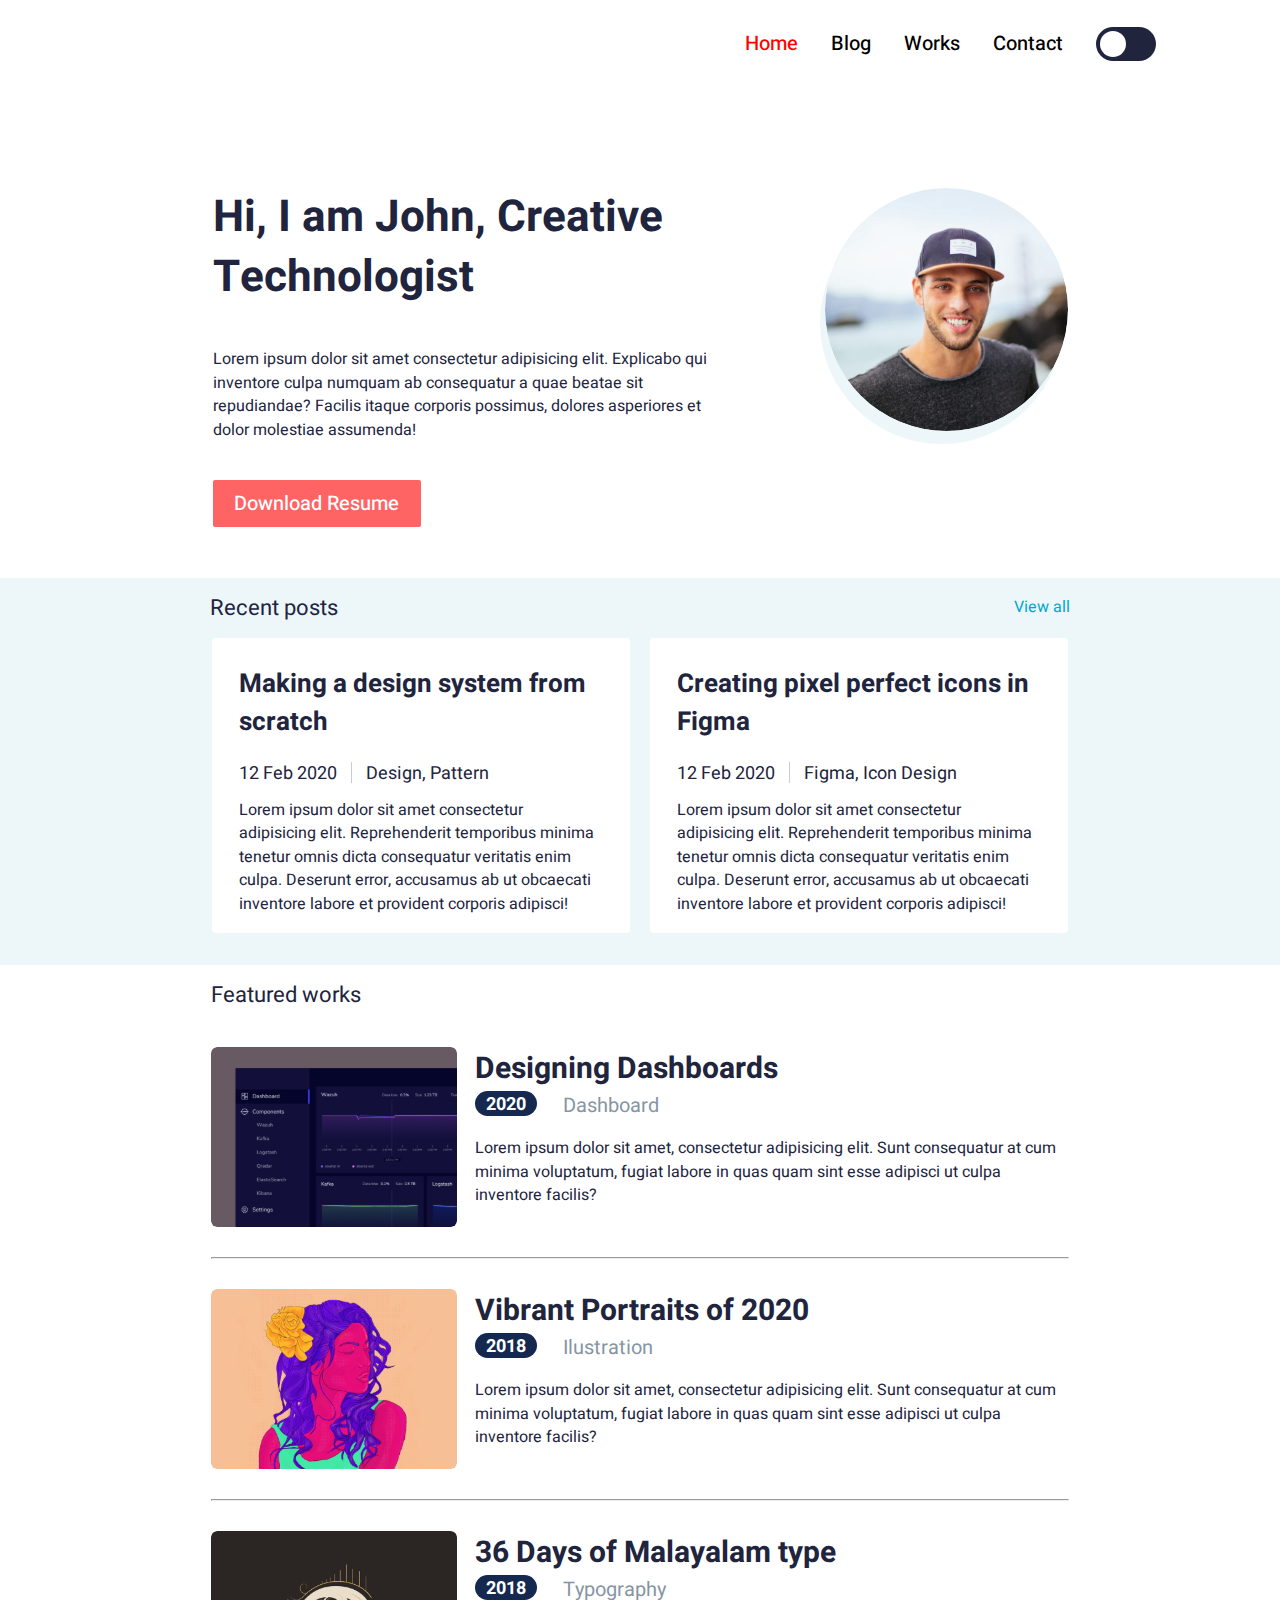
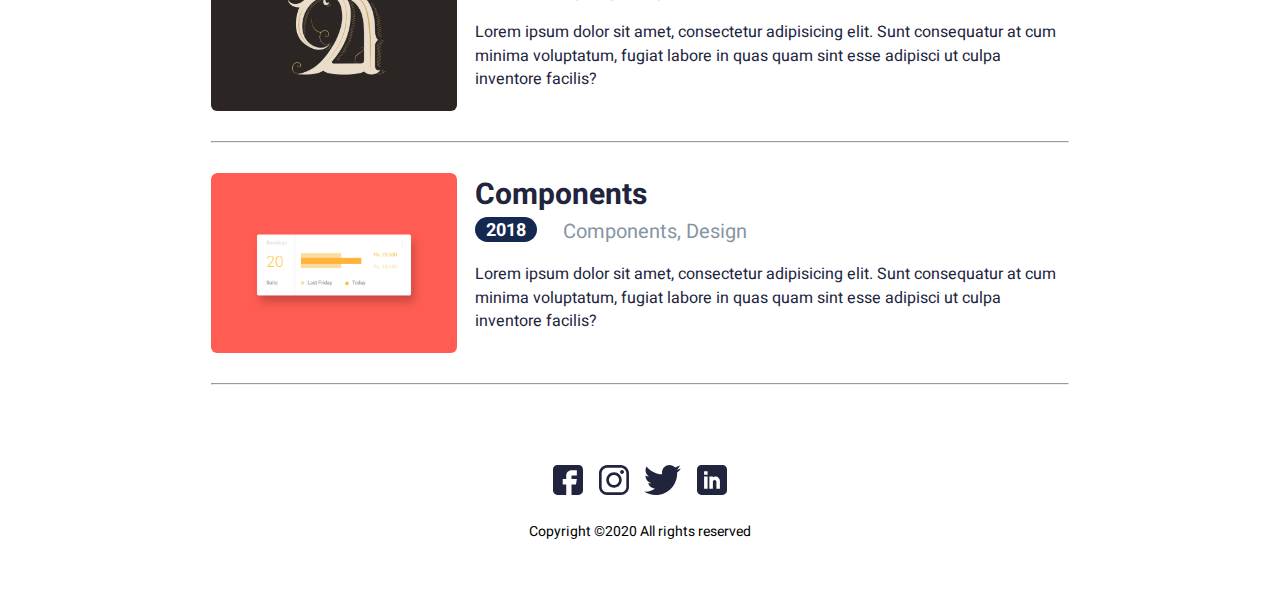
<file: index.html>
<!DOCTYPE html>
<html lang="en">
<head>
    <meta charset="UTF-8">
    <title>Blog Project</title>
    <link rel="stylesheet" href="css/index.css">
    <link rel="stylesheet" href="css/global.css">
    <link rel="stylesheet" href="css/nav.css">
    <link rel="stylesheet" href="css/footer.css">
    <link rel="preconnect" href="https://fonts.googleapis.com">
    <link rel="preconnect" href="https://fonts.gstatic.com" crossorigin>
    <link href="https://fonts.googleapis.com/css2?family=Heebo:wght@400;500;700&display=swap" rel="stylesheet">
    <script src="/app.js"></script>
</head>
<body>

    <nav class="navbar">
        <div class="navbar-icon">
            <div class="navbar-line"></div>
            <div class="navbar-line"></div>
            <div class="navbar-line"></div>
        </div>
        <div class="navbar-text">
            <a class="active" href="index.html">Home</a>
            <a href="blog.html">Blog</a>
            <a href="work.html">Works</a>
            <a href="contact.html">Contact</a>
            <label class="switch">
                <input type="checkbox">
                <span class="slider round"></span>
            </label>
        </div>
    </nav>

    <div class="home-ct">
        <header>
            <div class="text">
                <h1>Hi, I am John, Creative Technologist</h1>
                <p>Lorem ipsum dolor sit amet consectetur adipisicing elit. Explicabo qui inventore culpa numquam ab consequatur a quae beatae sit repudiandae? Facilis itaque corporis possimus, dolores asperiores et dolor molestiae assumenda!</p>
                <button>Download Resume</button>
            </div>
            <div class="picture-container">
                <div class="picture-shadow"></div>
                <div class="profile-picture"></div>
            </div>
        </header>

        <section class="recent-posts">
            <div class="row-section">
                <h2>Recent posts</h2>
                <a>View all</a>
            </div>
            <div class="card-section">        
                <articol class="recent-post-section left-card">
                    <h3>Making a design system from scratch</h3>
                    <p class="date">12 Feb 2020 <span></span> Design, Pattern</p>
                    <p class="description">Lorem ipsum dolor sit amet consectetur adipisicing elit. Reprehenderit temporibus minima tenetur omnis dicta consequatur veritatis enim culpa. Deserunt error, accusamus ab ut obcaecati inventore labore et provident corporis adipisci!</p>
                </articol>
                <articol class="recent-post-section">
                    <h3>Creating pixel perfect icons in Figma</h3>
                    <p class="date">12 Feb 2020 <span></span> Figma, Icon Design</p>
                    <p class="description">Lorem ipsum dolor sit amet consectetur adipisicing elit. Reprehenderit temporibus minima tenetur omnis dicta consequatur veritatis enim culpa. Deserunt error, accusamus ab ut obcaecati inventore labore et provident corporis adipisci!</p>
                </articol>
            </div>    
        </section>

        <section class="featured-works">
            <div class="featured-works-container">
                <h2>Featured works</h2>
                <article class="featured-works-section">
                    <div class="project-image dashboard-image"></div>
                    <div class="project-information">
                        <a href="/dashboards.html">Designing Dashboards</a>
                        <div class="information">
                            <div class="year-container">
                                <p class="year">2020</p>
                            </div>
                            <p class="project-name">Dashboard</p>
                        </div>
                        <p class="project-description">Lorem ipsum dolor sit amet, consectetur adipisicing elit. Sunt consequatur at cum minima voluptatum, fugiat labore in quas quam sint esse adipisci ut culpa inventore facilis?</p>
                    </div>
                </article>
                <hr class="horizontal-line">
                <article class="featured-works-section">
                    <div class="project-image portrait-image"></div>
                    <div class="project-information">
                        <a>Vibrant Portraits of 2020</a>
                        <div class="information">
                            <div class="year-container">
                                <p class="year">2018</p>
                            </div>
                            <p class="project-name">Ilustration</p>
                        </div>
                        <p class="project-description">Lorem ipsum dolor sit amet, consectetur adipisicing elit. Sunt consequatur at cum minima voluptatum, fugiat labore in quas quam sint esse adipisci ut culpa inventore facilis?</p>
                    </div>
                </article>
                <hr class="horizontal-line">
                <article class="featured-works-section">
                    <div class="project-image malayalam-image"></div>
                    <div class="project-information">
                        <a>36 Days of Malayalam type</a>
                        <div class="information">
                            <div class="year-container">
                                <p class="year">2018</p>
                            </div>
                            <p class="project-name">Typography</p>
                        </div>
                        <p class="project-description">Lorem ipsum dolor sit amet, consectetur adipisicing elit. Sunt consequatur at cum minima voluptatum, fugiat labore in quas quam sint esse adipisci ut culpa inventore facilis?</p>
                    </div>
                </article>
                <hr class="horizontal-line">
                <article class="featured-works-section">
                    <div class="project-image components-image"></div>
                    <div class="project-information">
                        <a>Components</a>
                        <div class="information">
                            <div class="year-container">
                                <p class="year">2018</p>
                            </div>
                            <p class="project-name">Components, Design</p>
                        </div>
                        <p class="project-description">Lorem ipsum dolor sit amet, consectetur adipisicing elit. Sunt consequatur at cum minima voluptatum, fugiat labore in quas quam sint esse adipisci ut culpa inventore facilis?</p>
                    </div>
                </article>
                <hr class="horizontal-line">
            </div>    
        </section>
    </div>

    <footer>
        <div class="social-icons">
            <img class="icon" src="/images/fb.svg">
            <img class="icon" src="/images/insta.svg">
            <img class="icon" src="/images/Group.svg">
            <img class="icon" src="/images/Linkedin.svg">
        </div>
        <p>Copyright ©2020 All rights reserved</p>
    </footer>

</body>
</html>
</file>
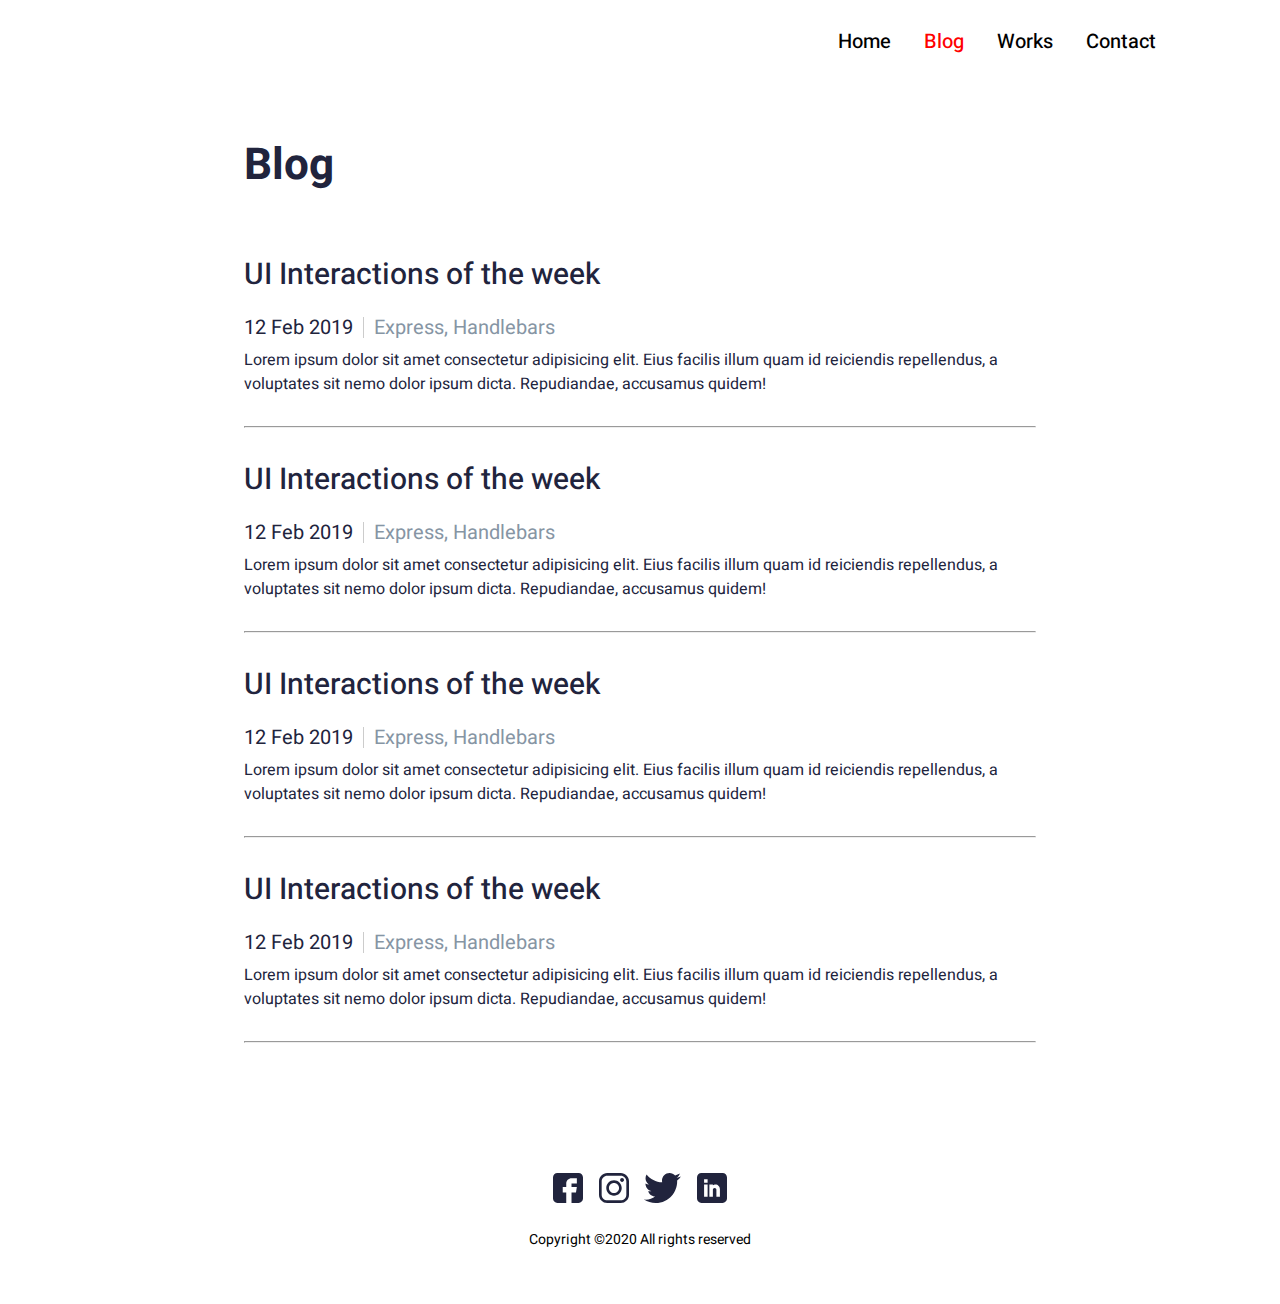
<file: blog.html>
<!DOCTYPE html>
<html lang="en">
<head>
    <meta charset="UTF-8">
    <title>Blog</title>
    <link rel="stylesheet" href="css/blog.css">
    <link rel="stylesheet" href="css/global.css">
    <link rel="stylesheet" href="css/nav.css">
    <link rel="stylesheet" href="css/footer.css">
    <link rel="preconnect" href="https://fonts.googleapis.com">
    <link rel="preconnect" href="https://fonts.gstatic.com" crossorigin>
    <link href="https://fonts.googleapis.com/css2?family=Heebo:wght@400;500;700&display=swap" rel="stylesheet">
    <script src="/app.js"></script>
</head>
<body>

    <nav class="navbar">
        <div class="navbar-icon">
            <div class="navbar-line"></div>
            <div class="navbar-line"></div>
            <div class="navbar-line"></div>
        </div>
        <div class="navbar-text">
            <a href="index.html">Home</a>
            <a class="active" href="blog.html">Blog</a>
            <a href="work.html">Works</a>
            <a href="contact.html">Contact</a>
        </div>
    </nav>

    <section>
        <div class="container">
            <h1>Blog</h1>
            <div class="article-container">
                <div>
                    <h2>UI Interactions of the week</h2>
                    <p><span class="date">12 Feb 2019</span><span class="line"></span><span class="keywords">Express, Handlebars</span></p>
                    <p class="description">Lorem ipsum dolor sit amet consectetur adipisicing elit. Eius facilis illum quam id reiciendis repellendus, a voluptates sit nemo dolor ipsum dicta. Repudiandae, accusamus quidem!</p>
                </div>
                <hr>
                <div>
                    <h2>UI Interactions of the week</h2>
                    <p><span class="date">12 Feb 2019</span><span class="line"></span><span class="keywords">Express, Handlebars</span></p>
                    <p class="description">Lorem ipsum dolor sit amet consectetur adipisicing elit. Eius facilis illum quam id reiciendis repellendus, a voluptates sit nemo dolor ipsum dicta. Repudiandae, accusamus quidem!</p>
                </div>
                <hr>
                <div>
                    <h2>UI Interactions of the week</h2>
                    <p><span class="date">12 Feb 2019</span><span class="line"></span><span class="keywords">Express, Handlebars</span></p>
                    <p class="description">Lorem ipsum dolor sit amet consectetur adipisicing elit. Eius facilis illum quam id reiciendis repellendus, a voluptates sit nemo dolor ipsum dicta. Repudiandae, accusamus quidem!</p>
                </div>
                <hr>
                <div>
                    <h2>UI Interactions of the week</h2>
                    <p><span class="date">12 Feb 2019</span><span class="line"></span><span class="keywords">Express, Handlebars</span></p>
                    <p class="description">Lorem ipsum dolor sit amet consectetur adipisicing elit. Eius facilis illum quam id reiciendis repellendus, a voluptates sit nemo dolor ipsum dicta. Repudiandae, accusamus quidem!</p>
                </div>
                <hr>
            </div>
        </div>
    </section>

    <footer>
        <div class="social-icons">
            <img class="icon" src="/images/fb.svg">
            <img class="icon" src="/images/insta.svg">
            <img class="icon" src="/images/Group.svg">
            <img class="icon" src="/images/Linkedin.svg">
        </div>
        <p>Copyright ©2020 All rights reserved</p>
    </footer>
</body>
</html>
</file>
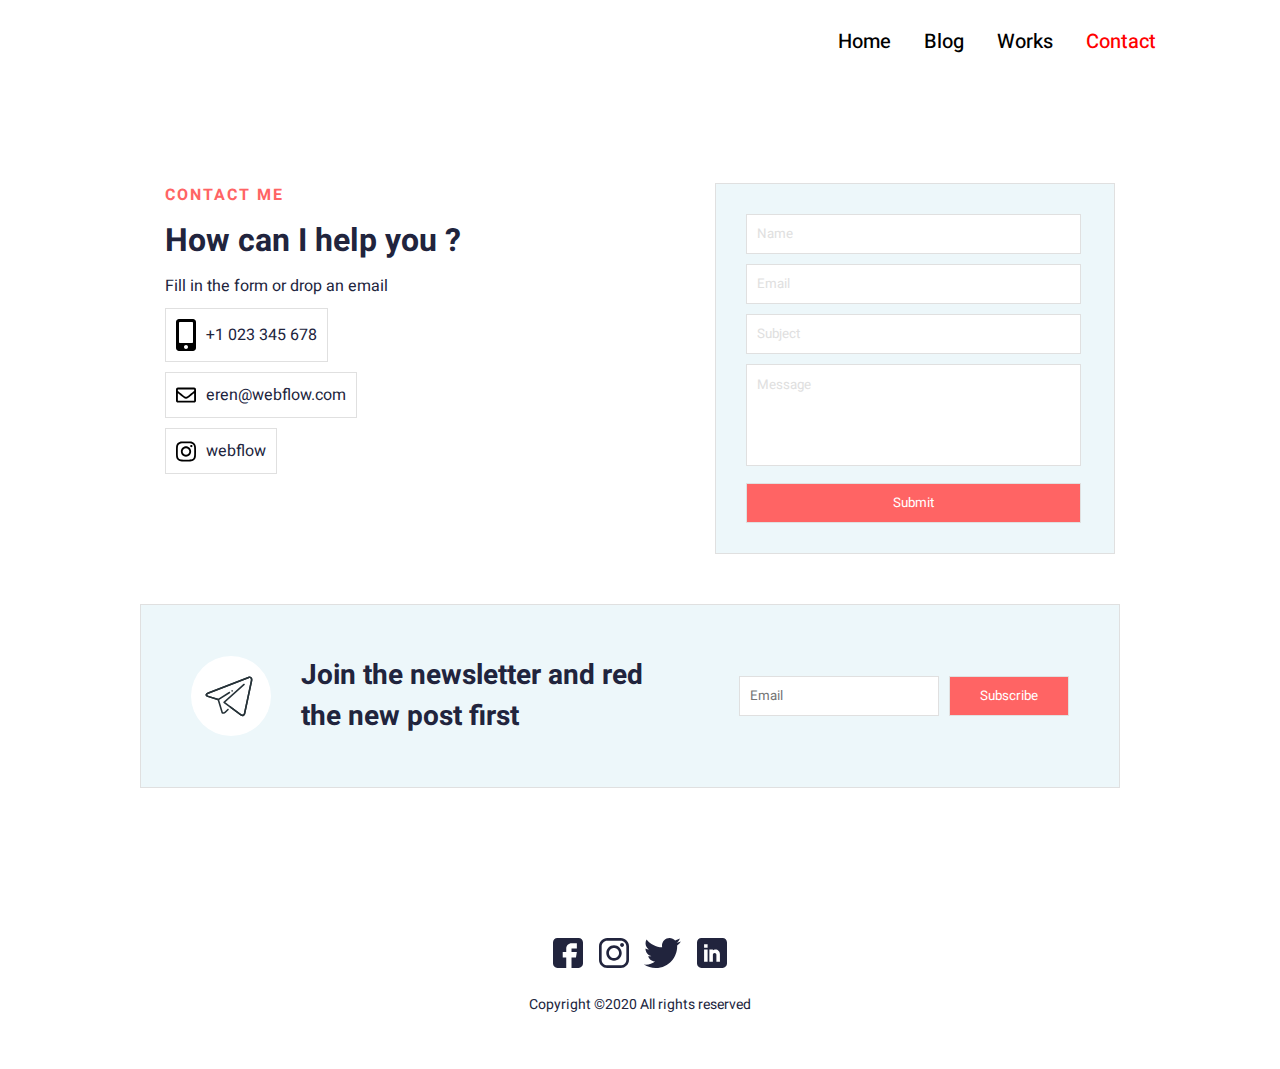
<file: contact.html>
<!DOCTYPE html>
<html lang="en">
<head>
    <meta charset="UTF-8">
    <meta http-equiv="X-UA-Compatible" content="IE=edge">
    <meta name="viewport" content="width=device-width, initial-scale=1.0">
    <title>Contact Page</title>
    <link rel="stylesheet" href="css/contact.css">
    <link rel="stylesheet" href="css/global.css">
    <link rel="stylesheet" href="css/nav.css">
    <link rel="stylesheet" href="css/footer.css">
    <link rel="preconnect" href="https://fonts.googleapis.com">
    <link rel="preconnect" href="https://fonts.gstatic.com" crossorigin>
    <link href="https://fonts.googleapis.com/css2?family=Heebo:wght@400;500;700&display=swap" rel="stylesheet">
    <script src="/app.js"></script>
</head>
<body>

    <nav class="navbar">
        <div class="navbar-icon">
            <div class="navbar-line"></div>
            <div class="navbar-line"></div>
            <div class="navbar-line"></div>
        </div>
        <div class="navbar-text">
            <a href="index.html">Home</a>
            <a href="blog.html">Blog</a>
            <a href="work.html">Works</a>
            <a class="active" href="contact.html">Contact</a>
        </div>
    </nav>

    <section>
        <div class="container">
            <div class="upper-container">
                <div class="upper-left">
                    <p class="contact-me">Contact Me</p>
                    <h1>How can I help you ?</h1>
                    <p>Fill in the form or drop an email</p>
                    <div class="contact first-contact">
                        <img class="icons" src="/images/mobile-alt-solid.svg" alt="mobile-icon">
                        <p>+1 023 345 678</p>
                    </div>
                    <div class="contact">
                        <img class="icons" src="/images/envelope-regular.svg" alt="envelope-icon">
                        <p>eren@webflow.com</p>
                    </div>
                    <div class="contact">
                        <img class="icons" src="/images/instagram-brands.svg" alt="instagram-icon">
                        <p>webflow</p>
                    </div>
                </div>
                <div class="upper-right">
                    <input class="input" type="text" placeholder="Name">
                    <br>
                    <input class="input" type="email" placeholder="Email">
                    <br>
                    <input class="input" type="text" placeholder="Subject">
                    <br>
                    <textarea class="message" name="Message" id="" cols="49" rows="4" placeholder="Message"></textarea>
                    <br>
                    <input class="input-btn" type="button" value="Submit">
                </div>
            </div>

            <div class="bottom-container">
                <div class="news">
                    <div class="newsletter">
                        <img src="/images/6214709_air_airplane_logo_paper_plane_icon.svg" alt="airplane-icon">
                    </div>
                    <p>Join the newsletter and red the new post first</p>
                </div>
                <div class="news-subscription">
                    <input class="text-input" type="email" placeholder="Email">
                    <input class="subscribe-btn" type="button" value="Subscribe">
                </div>
            </div>
        </div>
    </section>

    <footer>
        <div class="social-icons">
            <img class="icon" src="/images/fb.svg">
            <img class="icon" src="/images/insta.svg">
            <img class="icon" src="/images/Group.svg">
            <img class="icon" src="/images/Linkedin.svg">
        </div>
        <p>Copyright ©2020 All rights reserved</p>
    </footer>

    
</body>
</html>
</file>
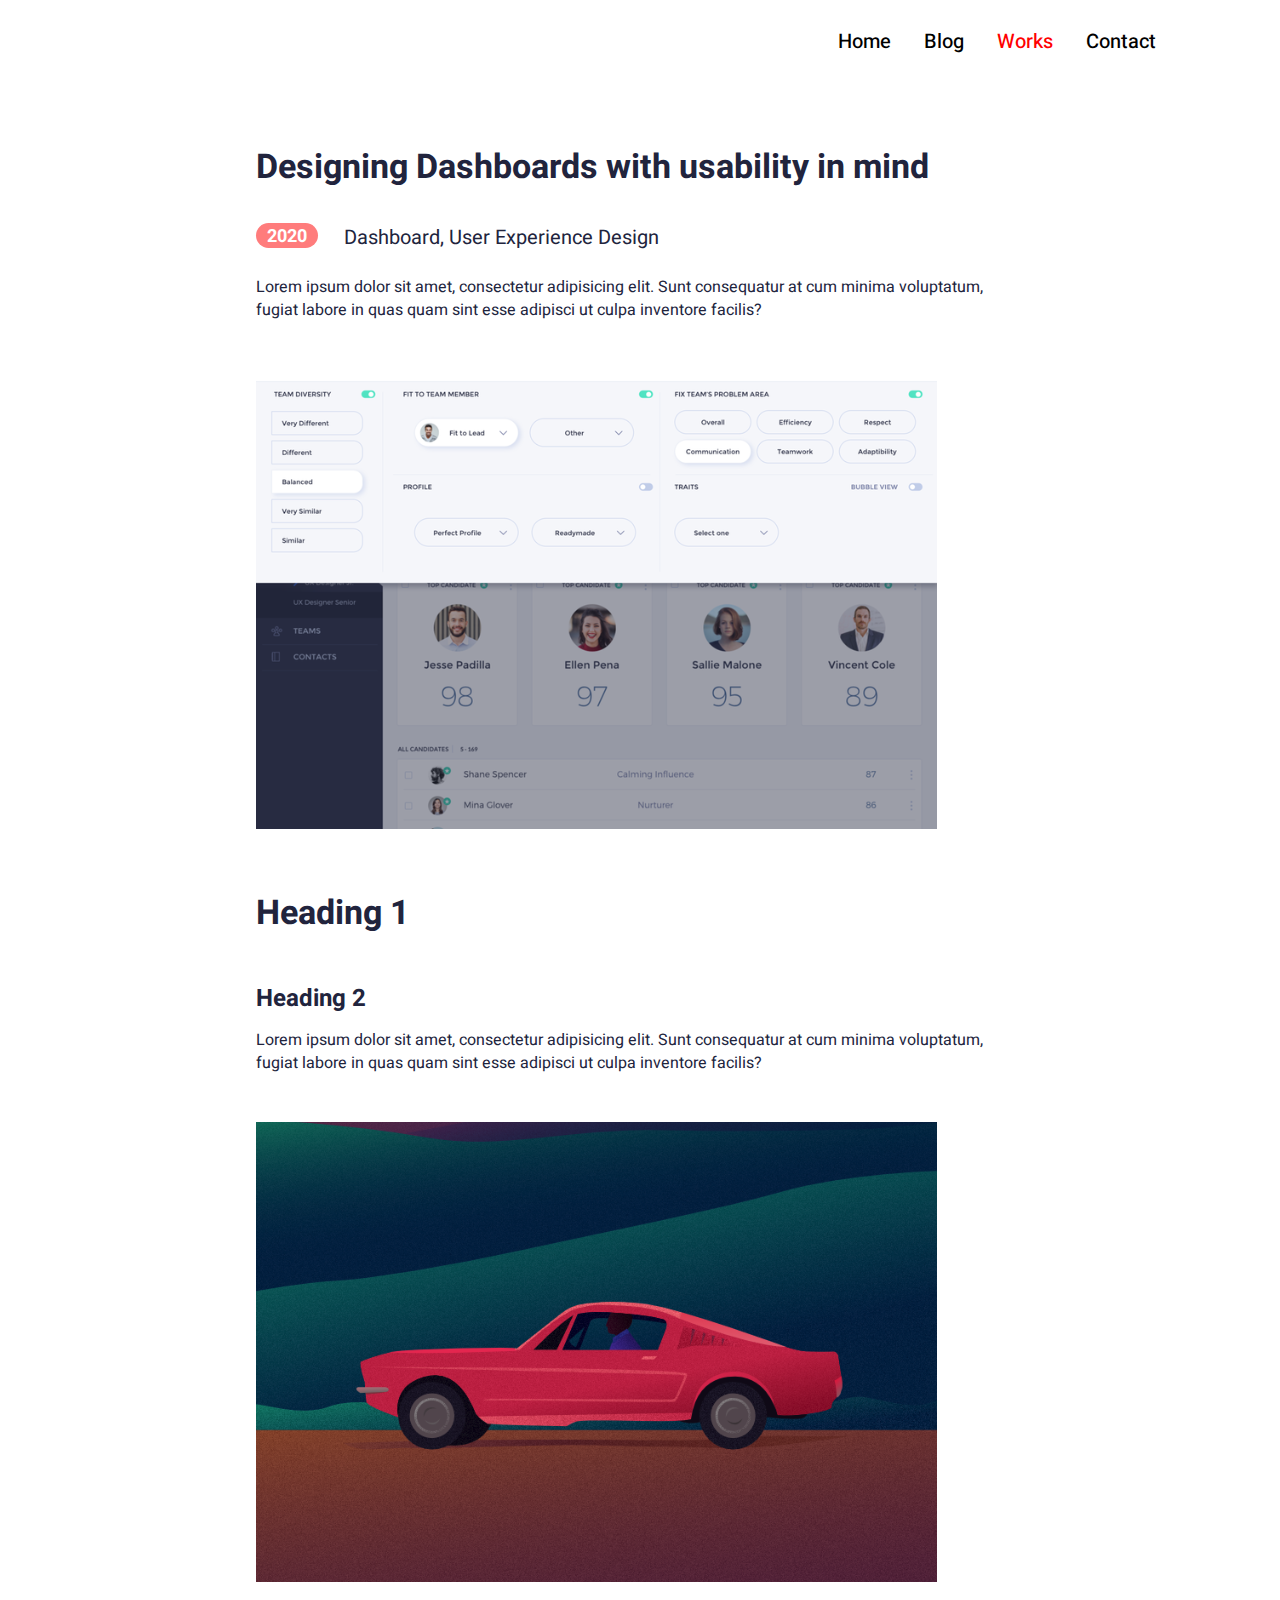
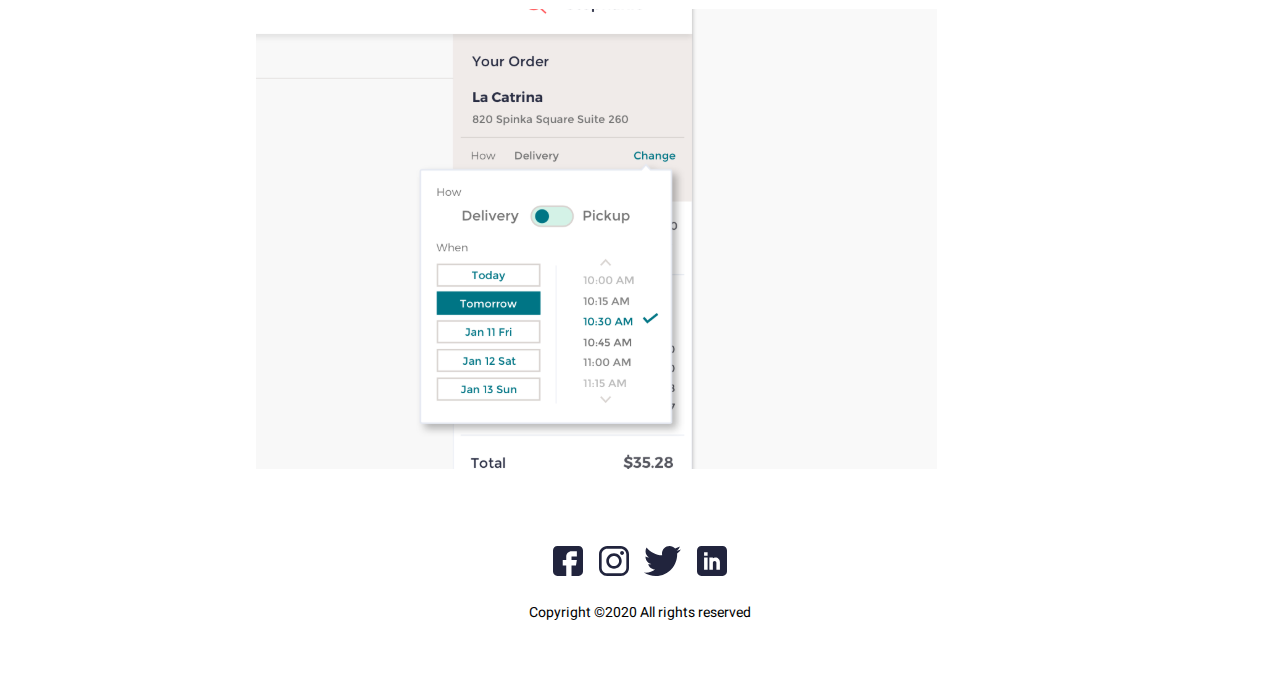
<file: dashboards.html>
<!DOCTYPE html>
<html lang="en">
<head>
    <meta charset="UTF-8">
    <meta http-equiv="X-UA-Compatible" content="IE=edge">
    <meta name="viewport" content="width=device-width, initial-scale=1.0">
    <title>Dashboards</title>
    <link rel="stylesheet" href="css/dashboards.css">
    <link rel="stylesheet" href="css/global.css">
    <link rel="stylesheet" href="css/nav.css">
    <link rel="stylesheet" href="css/footer.css">
    <link rel="preconnect" href="https://fonts.googleapis.com">
    <link rel="preconnect" href="https://fonts.gstatic.com" crossorigin>
    <link href="https://fonts.googleapis.com/css2?family=Heebo:wght@400;500;700&display=swap" rel="stylesheet">
    <script src="/app.js"></script>
</head>
<body>

    <nav class="navbar">
        <div class="navbar-icon">
            <div class="navbar-line"></div>
            <div class="navbar-line"></div>
            <div class="navbar-line"></div>
        </div>
        <div class="navbar-text">
            <a href="index.html">Home</a>
            <a href="blog.html">Blog</a>
            <a class="active" href="work.html">Works</a>
            <a href="contact.html">Contact</a>
        </div>
    </nav>

    <section>
        <h1>Designing Dashboards with usability in mind</h1>
        <div class="information">
            <div class="year-container">
                <p class="year">2020</p>
            </div>
            <p class="project-description">Dashboard, User Experience Design</p>
        </div>
        <p class="project-information">Lorem ipsum dolor sit amet, consectetur adipisicing elit. Sunt consequatur at cum minima voluptatum, fugiat labore in quas quam sint esse adipisci ut culpa inventore facilis?</p>
        <img src="/images/Rectangle 4.svg">
        <h1>Heading 1</h1>
        <h2>Heading 2</h2>
        <p class="project-information">Lorem ipsum dolor sit amet, consectetur adipisicing elit. Sunt consequatur at cum minima voluptatum, fugiat labore in quas quam sint esse adipisci ut culpa inventore facilis?</p>
        <img class="dash-photo" src="/images/Rectangle 5.svg">
        <img class="dash-photo" src="/images/Rectangle 6.svg">
    </section>

    <footer>
        <div class="social-icons">
            <img class="icon" src="/images/fb.svg">
            <img class="icon" src="/images/insta.svg">
            <img class="icon" src="/images/Group.svg">
            <img class="icon" src="/images/Linkedin.svg">
        </div>
        <p>Copyright ©2020 All rights reserved</p>
    </footer>
    
</body>
</html>
</file>
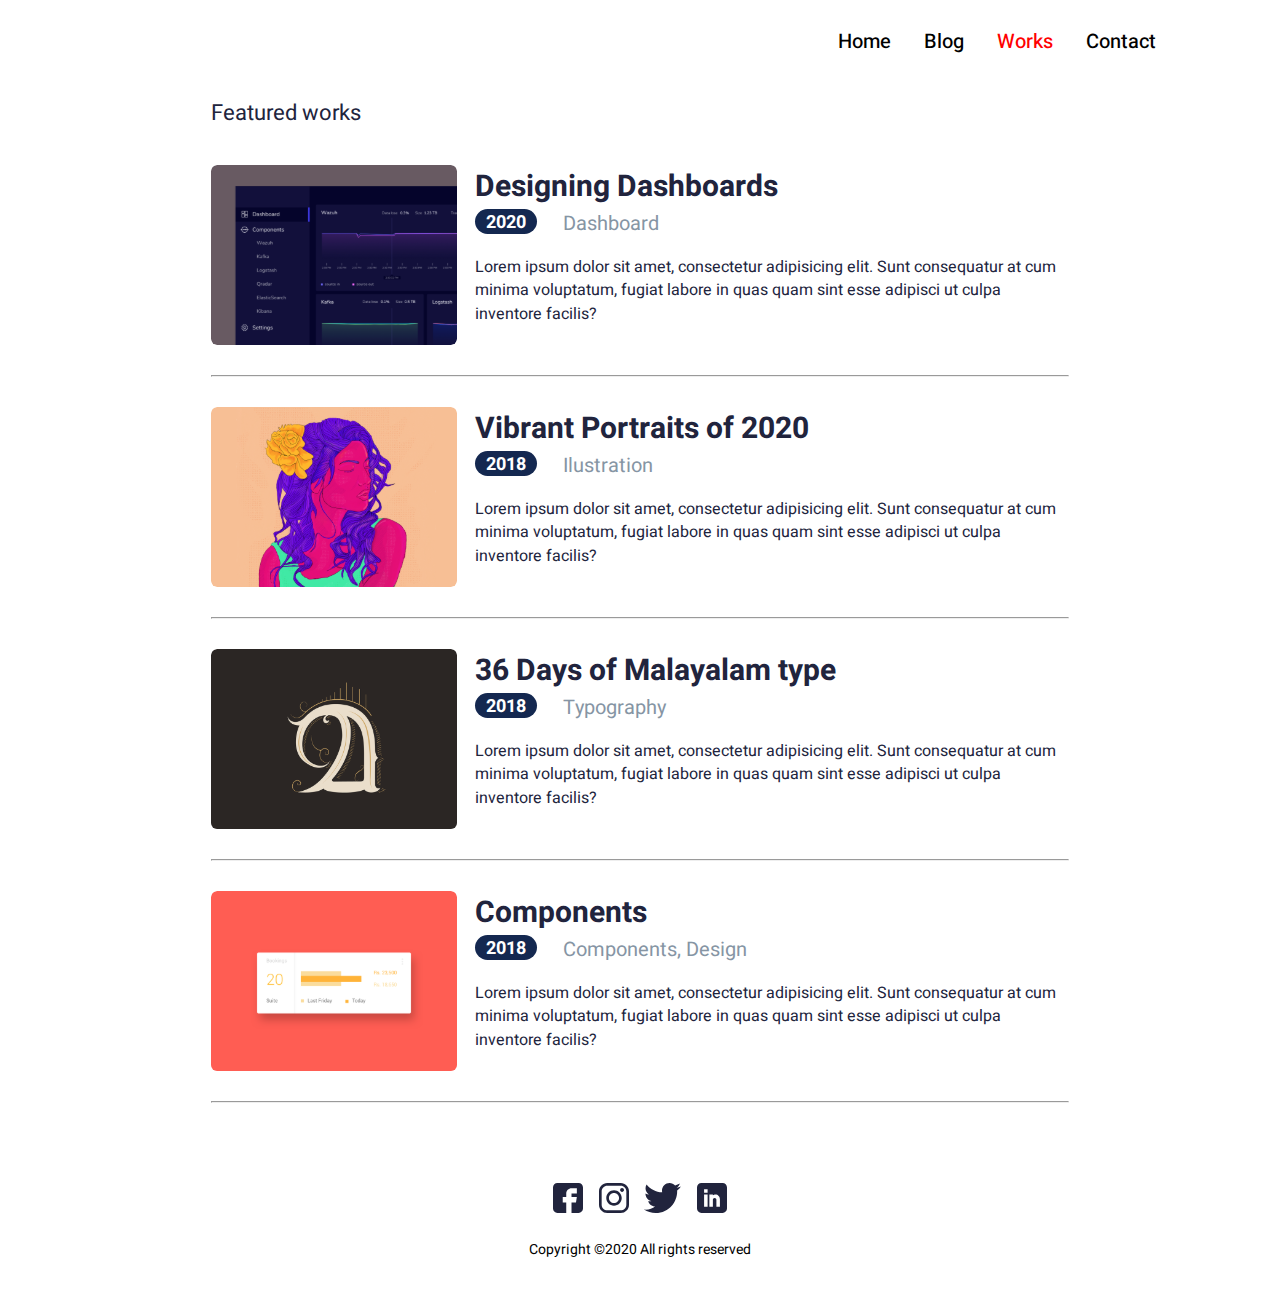
<file: work.html>
<!DOCTYPE html>
<html lang="en">
<head>
    <meta charset="UTF-8">
    <meta http-equiv="X-UA-Compatible" content="IE=edge">
    <meta name="viewport" content="width=device-width, initial-scale=1.0">
    <title>Work</title>
    <link rel="stylesheet" href="css/work.css">
    <link rel="stylesheet" href="css/global.css">
    <link rel="stylesheet" href="css/nav.css">
    <link rel="stylesheet" href="css/footer.css">
    <link rel="preconnect" href="https://fonts.googleapis.com">
    <link rel="preconnect" href="https://fonts.gstatic.com" crossorigin>
    <link href="https://fonts.googleapis.com/css2?family=Heebo:wght@400;500;700&display=swap" rel="stylesheet">
    <script src="/app.js"></script>
</head>
<body>

    <nav class="navbar">
        <div class="navbar-icon">
            <div class="navbar-line"></div>
            <div class="navbar-line"></div>
            <div class="navbar-line"></div>
        </div>
        <div class="navbar-text">
            <a href="index.html">Home</a>
            <a href="blog.html">Blog</a>
            <a class="active" href="work.html">Works</a>
            <a href="contact.html">Contact</a>
        </div>
    </nav>

    <section class="featured-works">
        <div class="featured-works-container">
            <h2>Featured works</h2>
            <article class="featured-works-section">
                <div class="project-image dashboard-image"></div>
                <div class="project-information">
                    <a href="/dashboards.html">Designing Dashboards</a>
                    <div class="information">
                        <div class="year-container">
                            <p class="year">2020</p>
                        </div>
                        <p class="project-name">Dashboard</p>
                    </div>
                    <p class="project-description">Lorem ipsum dolor sit amet, consectetur adipisicing elit. Sunt consequatur at cum minima voluptatum, fugiat labore in quas quam sint esse adipisci ut culpa inventore facilis?</p>
                </div>
            </article>
            <hr class="horizontal-line">
            <article class="featured-works-section">
                <div class="project-image portrait-image"></div>
                <div class="project-information">
                    <a>Vibrant Portraits of 2020</a>
                    <div class="information">
                        <div class="year-container">
                            <p class="year">2018</p>
                        </div>
                        <p class="project-name">Ilustration</p>
                    </div>
                    <p class="project-description">Lorem ipsum dolor sit amet, consectetur adipisicing elit. Sunt consequatur at cum minima voluptatum, fugiat labore in quas quam sint esse adipisci ut culpa inventore facilis?</p>
                </div>
            </article>
            <hr class="horizontal-line">
            <article class="featured-works-section">
                <div class="project-image malayalam-image"></div>
                <div class="project-information">
                    <a>36 Days of Malayalam type</a>
                    <div class="information">
                        <div class="year-container">
                            <p class="year">2018</p>
                        </div>
                        <p class="project-name">Typography</p>
                    </div>
                    <p class="project-description">Lorem ipsum dolor sit amet, consectetur adipisicing elit. Sunt consequatur at cum minima voluptatum, fugiat labore in quas quam sint esse adipisci ut culpa inventore facilis?</p>
                </div>
            </article>
            <hr class="horizontal-line">
            <article class="featured-works-section">
                <div class="project-image components-image"></div>
                <div class="project-information">
                    <a>Components</a>
                    <div class="information">
                        <div class="year-container">
                            <p class="year">2018</p>
                        </div>
                        <p class="project-name">Components, Design</p>
                    </div>
                    <p class="project-description">Lorem ipsum dolor sit amet, consectetur adipisicing elit. Sunt consequatur at cum minima voluptatum, fugiat labore in quas quam sint esse adipisci ut culpa inventore facilis?</p>
                </div>
            </article>
            <hr class="horizontal-line">
        </div>    
    </section>


    <footer>
        <div class="social-icons">
            <img class="icon" src="/images/fb.svg">
            <img class="icon" src="/images/insta.svg">
            <img class="icon" src="/images/Group.svg">
            <img class="icon" src="/images/Linkedin.svg">
        </div>
        <p>Copyright ©2020 All rights reserved</p>
    </footer>
    
</body>
</html>
</file>
<file: css/index.css>
body {
    max-width: 100vw;
}

.home-ct {
    padding-top: 100px;
}

.home-ct span {
    display: inline-block;
    border-left: 1px solid #ccc;
    margin: 0 10px;
    height: 21px;
    position: relative;
    top: 4px;
}


header {
    width: 100%;
    display: flex;
    justify-content: center;
}

.picture-container {
   position: relative;
}

.text {
    margin-right: 106px;
    width: 506px;
}

.text h1 {
    font-weight: 700;
    font-size: 44px;
    line-height: 60px;
    margin-bottom: 40px;
    color: #21243D;
    
}

.text p {
    line-height: 23.5px;
    margin-bottom: 38px;
    color: #21243D;

}

.text button {
    color: #FFFFFF;
    background-color: #FF6464;
    border-radius: 2px;
    width: 208px;
    height: 47px;
    font-weight: 500;
    font-size: 20px;
    line-height: 29.38px;
    border: none;
    margin-bottom: 51px;
}

.profile-picture {
    background-image: url(/images/ellipse-1.svg);
    width: 243px;
    height: 243px;
    min-width: 243px;
    border-radius: 50%;
    position: relative;
    z-index: 2;
}

.picture-shadow {
    position: absolute;
    right: 5px;
    top: 13px;
    width: 243px;
    height: 243px;
    min-width: 243px;
    border-radius: 50%;
    background-color: #EDF7FA;
}

.recent-posts {
    width: 100%;
    background-color: #EDF7FA;
    display: flex;
    flex-direction: column;
}

.recent-posts h2 {
    margin-right: 676px;
    font-weight: 400;
    font-size: 22px;
    line-height: 60px;
    color: #21243D;
}

.recent-posts a {
    font-size: 16px;
    line-height: 13.5px;
    text-align: right;
    color: #00A8CC;
}

.row-section {
    display: flex;
    justify-content: center;
    align-items: center;
}

.card-section {
    display: flex;
    justify-content: center;
    align-items: center;
}

.left-card {
    margin-right: 20px;
}

.recent-post-section {
    padding: 27px;
    overflow: hidden;
    border-radius: 4px;
    height: 295px;
    width: 418px;
    background-color: #FFFFFF;
    margin-bottom: 32px;
}

.recent-post-section h3 {
    font-weight: 700;
    font-size: 26px;
    line-height: 38.19px;
    color: #21243D;
    margin-bottom: 17px;
}

.date {
    font-weight: 400;
    font-size: 18px;
    line-height: 26.44px;
    color: #21243D;
    margin-bottom: 11px;
}

.description {
    font-weight: 400;
    font-size: 16px;
    line-height: 23.5px;
    color: #21243D;
}

.featured-works {
    width: 100%;
    display: flex;
    justify-content: center;
    align-items: center;
}

.featured-works-container {
    width: 858px;
}

.featured-works-container h2 {
    font-weight: 400;
    font-size: 22px;
    line-height: 60px;
    color: #21243D;
    margin-bottom: 22px;
}

.featured-works-section {
    display: flex;
    justify-content: center;
}

.project-image {
    width: 246px;
    min-width: 246px;
    height: 180px;
    border-radius: 6px;
    margin-right: 18px;
}

.dashboard-image {
    background-image: url(/images/Rectangle\ 30.svg);
}

.portrait-image {
    background-image: url(/images/Rectangle\ 32.svg);
}

.malayalam-image {
    background-image: url(/images/Rectangle\ 34.svg);
}

.components-image {
    background-image: url(/images/Rectangle\ 40.svg);
}

.project-information a {
    font-weight: 700;
    font-size: 30px;
    line-height: 44.06px;
    margin-bottom: 2px;
    color: #21243D;
    text-decoration: none;
}

.information {
    display: flex;
    margin-bottom: 17px;
}

.year-container {
    margin-right: 26px;
    width: 62px;
    height: 25px;
    border-radius: 16px;
    background-color: #142850;
}

.year {
    font-weight: 700;
    font-size: 18px;
    text-align: center;
    color: #FFFFFF;
    display: block;
    width: 62px;
    height: 25px;
}

.project-name {
    font-weight: 400;
    font-size: 20px;
    line-height: 29.38px;
    color: #8695A4;
}

.project-description {
    font-weight: 400;
    font-size: 16px;
    line-height: 23.5px;
    color: #21243D;
}

.horizontal-line {
    color: #E0E0E0;
    margin: 30px 0;
}

@media only screen and (max-width: 600px) {

    header {
        flex-direction: column-reverse;
        align-items: center;
        padding: 33px 24px 59px 24px;
    }
    
    header .picture-container {
        height: fit-content;
        margin-bottom: 34px;
    }

    header .text {
        margin: 0 24px;
        text-align: center;
        width: auto;
    }

    header .text h1 {
        font-size: 32px;
        line-height: 40px;
    }

    header .text p {
        font-size: 16px;
        line-height: 23.5px;
    }

    .recent-posts {
        width: auto;
    }

    .row-section h2 {
        text-align: center;
        margin-right: 0;
        font-size: 18px;
    }

    .row-section a {
        display: none;
    }

    .card-section {
        flex-direction: column;
        padding: 0 12px 38px 12px;
    }

    .recent-post-section {
        width: auto;
        height: auto;
        margin-bottom: 0;
    }

    .left-card {
        margin-right: 0;
        margin-bottom: 17px;
    }

    .featured-works-container {
        width: auto;
        padding: 2px 18px;
    }

    .featured-works-container h2 {
        text-align: center;
        margin-bottom: 0;
    }

    .featured-works-section {
        flex-direction: column;
    }

    .project-image {
        width: 340px;
        height: 240px;
        margin: 0 0 18px 0;
        background-size: cover;
    }

    .information {
        margin-top: 22px;
        margin-bottom: 27px;
    }

    footer {
        margin-top: 150px;
    }
}
</file>
<file: css/global.css>
* {
    margin: 0;
    padding: 0;
    box-sizing: border-box;
    font-family: 'Heebo', sans-serif;
}

img {
    display: block;
    max-width: 100%;
}
</file>
<file: css/nav.css>
nav {
    margin: 0 auto;
    width: min(90%);
    padding: 27px 60px;
    text-align: right;
}

nav a {
    margin-left: 33px;
    font-weight: 500;
    font-size: 20px;
    line-height: 29.38px;
    text-decoration: none;
    color: #000000;
}

label {
    margin-left: 33px;
}

.navbar a:hover {
    color: red;
}

.navbar {
    display: flex;
    justify-content: flex-end;
}

.navbar-text {
    display: flex;
    align-items: center;
}

.active {
    color: red;
}

.navbar-icon {
    display: none;
    cursor: pointer;
}

.navbar-line {
    width: 30px;
    height: 2px;
    background-color: black;
    margin-bottom: 9px;
}

/* DARK THEME BUTTON */

/* The switch - the box around the slider */
.switch {
    position: relative;
    display: inline-block;
    width: 60px;
    height: 34px;
  }
  
  /* Hide default HTML checkbox */
  .switch input {
    opacity: 0;
    width: 0;
    height: 0;
  }
  
  /* The slider */
  .slider {
    position: absolute;
    cursor: pointer;
    top: 0;
    left: 0;
    right: 0;
    bottom: 0;
    background-color: #21243D;
    -webkit-transition: .4s;
    transition: .4s;
  }
  
  .slider:before {
    position: absolute;
    content: "";
    height: 26px;
    width: 26px;
    left: 4px;
    bottom: 4px;
    background-color: white;
    -webkit-transition: .4s;
    transition: .4s;
  }
  
  input:checked + .slider {
    background-color: #2196F3;
  }
  
  input:focus + .slider {
    box-shadow: 0 0 1px #2196F3;
  }
  
  input:checked + .slider:before {
    -webkit-transform: translateX(26px);
    -ms-transform: translateX(26px);
    transform: translateX(26px);
  }
  
  /* Rounded sliders */
  .slider.round {
    border-radius: 34px;
  }
  
  .slider.round:before {
    border-radius: 50%;
  }

/* Media Query */

@media only screen and (max-width: 600px) {
    .navbar-icon {
        display: block;
        margin-bottom: 30px;
    }

    .navbar-text {
        display: flex;
        flex-direction: column;
    }

    .navbar {
        padding: 38px 18px 12px 18px;
        height: 83px;
        overflow: hidden;
        flex-direction: column;
        justify-content: flex-start;
        align-items: flex-start;
        text-align: start;
        transition: 0.3s;
    }

    .navbar a {
        margin-left: 0px;
        margin-bottom: 20px;
    }

    .navbar.open {
        height: auto;
    }

}
</file>
<file: css/footer.css>
footer {
    display: flex;
    justify-content: center;
    align-items: center;
    flex-direction: column;
    padding-top: 50px;
}

footer p {
    font-size: 14px;
    font-weight: 400;
    text-align: center;
    margin-bottom: 54px;
}

footer .social-icons {
    display: flex;
    justify-content: space-around;
    align-items: center;
    margin-bottom: 26px;
    width: 190px;
}

img .icon {
    width: 30px;
}
</file>
<file: css/blog.css>
h1 {
    font-weight: 700;
    font-size: 44px;
    color: #21243D;
    margin-bottom: 55px;
}

h2 {
    font-weight: 500;
    font-size: 30px;
    color: #21243D;
    margin-bottom: 16px;
}

section {
    padding: 50px 200px;
    display: flex;
    justify-content: center;
    flex-direction: column;
}

hr {
    color: #E0E0E0;
    margin: 30px 0;
}

.container {
    margin: 0 auto;
    width: min(90%);
}

.date {
    font-weight: 400;
    font-size: 20px;
    color: #21243D;
}

.line {
    display: inline-block;
    border-left: 1px solid #ccc;
    margin: 0 10px;
    height: 21px;
    position: relative;
    top: 4px;
}

.keywords {
    font-weight: 400;
    font-size: 20px;
    color: #8695A4;
}

.description {
    font-weight: 400;
    font-size: 16px;
    color: #21243D;
    margin-top: 6px;
}

@media only screen and (max-width: 600px) {
    h1 {
        margin-bottom: 18px;
        font-size: 30px;
        line-height: 60px;
    }

    section {
        padding: 18px;
    }
}
</file>
<file: css/contact.css>
section {
    width: 100%;
    display: flex;
    justify-content: center;
}

p,
h1 {
    color: #21243D;
}

h1 {
    font-size: 32px;
    margin-bottom: 10px;
}

input, 
textarea {
    border: 1px solid #E0E0E0;
}

.container {
    width: 1000px;
    display: flex;
    justify-content: center;
    flex-direction: column;
}

.upper-container {
    display: flex;
    justify-content: space-around;
    margin-bottom: 50px;
    margin-top: 100px;
}

.first-contact {
    margin-top: 10px;
}

.contact {
    width: fit-content;
    display: flex;
    align-items: center;
    border: 1px solid #E0E0E0;
    margin-bottom: 10px;
    padding: 10px;
}

.contact:last-of-type {
    margin-bottom: 0;
}

.icons {
    width: 20px;
    margin-right: 10px;
}

.upper-left {
    text-align: initial;
    overflow: hidden;
    width: 500px;
}

.contact-me {
    color: #FF6464;
    font-weight: 700;
    letter-spacing: 2px;
    text-transform: uppercase;
    margin-bottom: 10px;
}

.upper-right {
    border: 1px solid #E0E0E0;
    background-color: #EDF7FA;
    padding: 30px;
    width: 400px;
}

.input {
    height: 40px;
    width: 335px;
    margin-bottom: 10px;
    padding: 10px;
}

.input::placeholder {
    color: #E0E0E0;
}

.message {
    resize: none;
    width: 335px;
    margin-bottom: 10px;
    padding: 10px;
}

.message::placeholder {
    color: #E0E0E0;
}

.input-btn {
    height: 40px;
    width: 335px;
    background-color: #FF6464;
    color: #FFF;
}

.bottom-container {
    display: flex;
    justify-content: space-between;
    border: 1px solid #E0E0E0;
    background-color: #EDF7FA;
    margin-bottom: 100px;
    width: 980px;
    padding: 50px;
}

.news {
    width: 500px;
    display: flex;
    align-items: center;
}

.news p {
    font-size: 28px;
    font-weight: 700;
}

.newsletter {
    width: 80px;
    min-width: 80px;
    height: 80px;
    background-color: #FFF;
    border-radius: 50%;
    margin-right: 30px;
    display: flex;
    justify-content: center;
    align-items: center;
    padding-right: 4px;
    padding-bottom: 4px;
}

.newsletter img {
    width: 50px;

}

.news-subscription {
    width: 400px;
    display: flex;
    justify-content: flex-end;
    align-items: center;
}

.text-input {
    height: 40px;
    width: 200px;
    padding: 10px;
    margin-right: 10px;
}

.subscribe-btn {
    height: 40px;
    width: 120px;
    background-color: #FF6464;
    color: #FFF;
}

@media only screen and (max-width: 600px) {
    .container,
    .upper-container,
    .upper-left,
    .upper-right,
    .bottom-container {
        width: 300px;
    }

    .input,
    .message,
    .input-btn {
        width: 278px;
    }

    .container {
        padding: 10px;
    }

    .upper-container {
        flex-direction: column;
        margin-bottom: 10px;
    }

    .upper-left {
        display: flex;
        align-items: center;
        flex-direction: column;
        margin-bottom: 10px;
    }

    .upper-right {
        padding: 10px;
    }

    .bottom-container {
        flex-direction: column;
        padding: 10px;
    }

    .news,
    .news-subscription {
        flex-direction: column;
        width: fit-content;
    }

    .news {
        text-align: center;
        margin-bottom: 10px;
    }

    .newsletter {
        margin-right: 0;
    }

    .text-input,
    .subscribe-btn {
        width: 278px;
    }

    .text-input {
        margin-right: 0;
        margin-bottom: 10px;
    }

    

    
}
</file>
<file: css/dashboards.css>
section {
    width: 100%;
    padding-left: 20%;
    padding-right: 20%;
}

h1 {
    font-weight: 700;
    font-size: 34px;
    line-height: 49.94px;
    color: #21243D;
    margin-bottom: 30px;
    margin-top: 60px;
}

h2 {
    font-weight: 700;
    font-size: 24px;
    color: #21243D;
    line-height: 60px;
}

.information {
    display: flex;
    margin-bottom: 23px;
}

.year-container {
    margin-right: 26px;
    width: 62px;
    height: 25px;
    border-radius: 16px;
    background-color: #FF7C7C;
}

.year {
    font-weight: 700;
    font-size: 18px;
    text-align: center;
    color: #FFFFFF;
    display: block;
    width: 62px;
    height: 25px;
}

.project-description {
    font-weight: 400;
    font-size: 20px;
    line-height: 29.38px;
    color: #21243D;
}

.project-information {
    font-weight: 400;
    font-size: 16px;
    line-height: 23.5px;
    color: #21243D;
    margin-bottom: 46px;
}

.dash-photo {
    margin: 27px 0;
}

@media only screen and (max-width: 600px) {
    section {
        padding: 18px;
    }

    h1 {
        font-size: 30px;
        line-height: 40px;
    }

    h2 {
        font-size: 20px;
    }

    .project-description {
        font-size: 18px;
        line-height: 26.44px;
    }

}
</file>
<file: css/work.css>
.featured-works {
    width: 100%;
    display: flex;
    justify-content: center;
    align-items: center;
}

.featured-works-container {
    width: 858px;
}

.featured-works-container h2 {
    font-weight: 400;
    font-size: 22px;
    line-height: 60px;
    color: #21243D;
    margin-bottom: 22px;
}

.featured-works-section {
    display: flex;
    justify-content: center;
}

.project-image {
    width: 246px;
    min-width: 246px;
    height: 180px;
    border-radius: 6px;
    margin-right: 18px;
}

.dashboard-image {
    background-image: url(/images/Rectangle\ 30.svg);
}

.portrait-image {
    background-image: url(/images/Rectangle\ 32.svg);
}

.malayalam-image {
    background-image: url(/images/Rectangle\ 34.svg);
}

.components-image {
    background-image: url(/images/Rectangle\ 40.svg);
}

.project-information a {
    font-weight: 700;
    font-size: 30px;
    line-height: 44.06px;
    margin-bottom: 2px;
    color: #21243D;
    text-decoration: none;
}

.information {
    display: flex;
    margin-bottom: 17px;
}

.year-container {
    margin-right: 26px;
    width: 62px;
    height: 25px;
    border-radius: 16px;
    background-color: #142850;
}

.year {
    font-weight: 700;
    font-size: 18px;
    text-align: center;
    color: #FFFFFF;
    display: block;
    width: 62px;
    height: 25px;
}

.project-name {
    font-weight: 400;
    font-size: 20px;
    line-height: 29.38px;
    color: #8695A4;
}

.project-description {
    font-weight: 400;
    font-size: 16px;
    line-height: 23.5px;
    color: #21243D;
}

.horizontal-line {
    color: #E0E0E0;
    margin: 30px 0;
}

@media only screen and (max-width: 600px) {
    
    .featured-works-container {
        width: auto;
        padding: 2px 18px;
    }

    .featured-works-container h2 {
        text-align: center;
        margin-bottom: 0;
    }

    .featured-works-section {
        flex-direction: column;
    }

    .project-image {
        width: 340px;
        height: 240px;
        margin: 0 0 18px 0;
        background-size: cover;
    }

    .information {
        margin-top: 22px;
        margin-bottom: 27px;
    }
}
</file>
